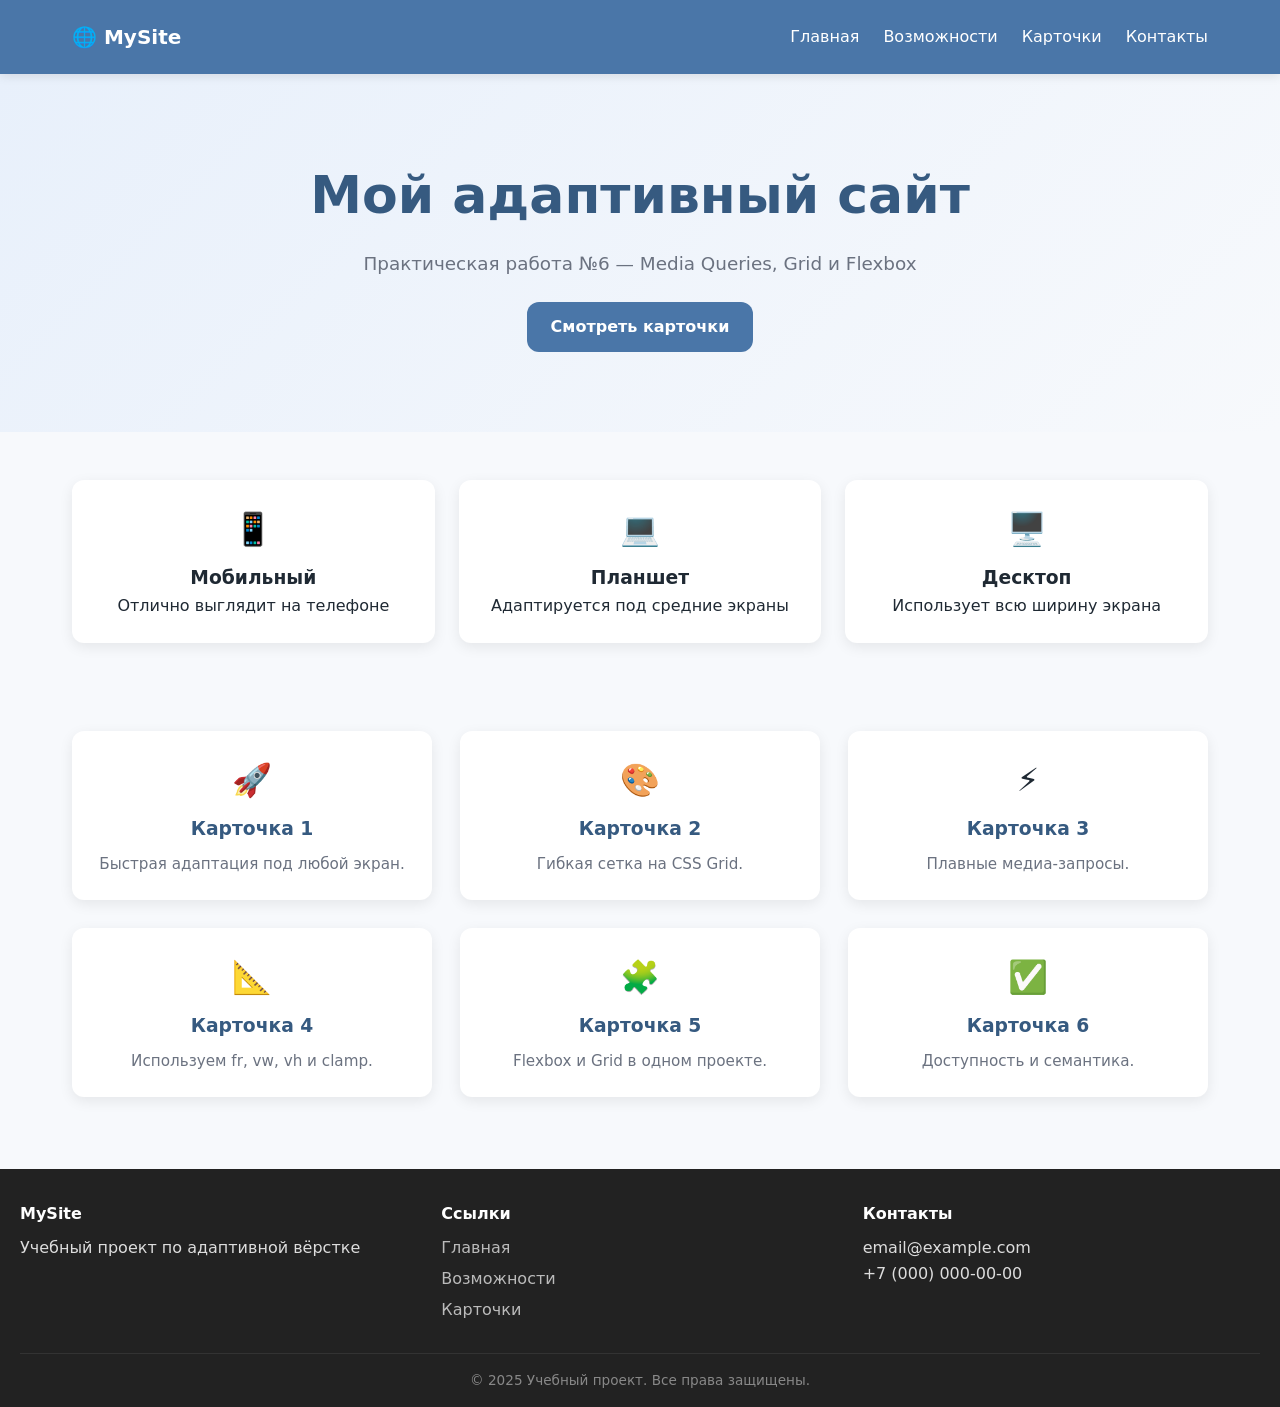
<file: index.html>
<!DOCTYPE html>
<html lang="ru">
<head>
<meta charset="UTF-8">
<meta name="viewport" content="width=device-width, initial-scale=1.0">
<title>Адаптивный сайт — ПР №6</title>
<link rel="stylesheet" href="style.css">
</head>
<body>

<header class="site-header">
  <div class="header-inner">
    <a href="#" class="logo">🌐 MySite</a>
    <button class="burger" aria-label="Меню"><span></span><span></span><span></span></button>
    <nav class="nav" id="nav">
      <a href="#home">Главная</a>
      <a href="#features">Возможности</a>
      <a href="#cards">Карточки</a>
      <a href="#contacts">Контакты</a>
    </nav>
  </div>
</header>

<section class="hero" id="home">
  <h1>Мой адаптивный сайт</h1>
  <p>Практическая работа №6 — Media Queries, Grid и Flexbox</p>
  <a href="#cards" class="btn">Смотреть карточки</a>
</section>

<section class="features" id="features">
  <div class="feature">
    <div class="feature-icon">📱</div>
    <h3>Мобильный</h3>
    <p>Отлично выглядит на телефоне</p>
  </div>
  <div class="feature">
    <div class="feature-icon">💻</div>
    <h3>Планшет</h3>
    <p>Адаптируется под средние экраны</p>
  </div>
  <div class="feature">
    <div class="feature-icon">🖥️</div>
    <h3>Десктоп</h3>
    <p>Использует всю ширину экрана</p>
  </div>
</section>

<main class="container" id="cards">
  <article class="card"><div class="card-icon">🚀</div><h3>Карточка 1</h3><p>Быстрая адаптация под любой экран.</p></article>
  <article class="card"><div class="card-icon">🎨</div><h3>Карточка 2</h3><p>Гибкая сетка на CSS Grid.</p></article>
  <article class="card"><div class="card-icon">⚡</div><h3>Карточка 3</h3><p>Плавные медиа-запросы.</p></article>
  <article class="card"><div class="card-icon">📐</div><h3>Карточка 4</h3><p>Используем fr, vw, vh и clamp.</p></article>
  <article class="card"><div class="card-icon">🧩</div><h3>Карточка 5</h3><p>Flexbox и Grid в одном проекте.</p></article>
  <article class="card"><div class="card-icon">✅</div><h3>Карточка 6</h3><p>Доступность и семантика.</p></article>
</main>

<footer class="site-footer" id="contacts">
  <div class="footer-col">
    <h4>MySite</h4>
    <p>Учебный проект по адаптивной вёрстке</p>
  </div>
  <div class="footer-col">
    <h4>Ссылки</h4>
    <a href="#home">Главная</a>
    <a href="#features">Возможности</a>
    <a href="#cards">Карточки</a>
  </div>
  <div class="footer-col">
    <h4>Контакты</h4>
    <p>email@example.com</p>
    <p>+7 (000) 000-00-00</p>
  </div>
  <p class="copyright">© 2025 Учебный проект. Все права защищены.</p>
</footer>

<script>
  const burger = document.querySelector('.burger');
  const nav = document.querySelector('#nav');
  burger.addEventListener('click', () => {
    nav.classList.toggle('open');
    burger.classList.toggle('active');
  });
</script>

</body>
</html>
</file>
<file: style.css>
/* ============================================
   БАЗОВЫЕ СТИЛИ (mobile-first)
   ============================================ */
*, *::before, *::after {
  box-sizing: border-box;
  margin: 0;
  padding: 0;
}

:root {
  --primary: #4a76a8;
  --primary-dark: #365a80;
  --text: #1f2933;
  --muted: #6b7280;
  --bg: #f7f9fc;
  --card: #ffffff;
  --radius: 12px;
  --shadow: 0 4px 14px rgba(0, 0, 0, 0.08);
}

html { scroll-behavior: smooth; }

body {
  font-family: system-ui, -apple-system, "Segoe UI", Arial, sans-serif;
  background: var(--bg);
  color: var(--text);
  line-height: 1.6;
  min-height: 100vh;
}

/* ============================================
   HEADER + бургер
   ============================================ */
.site-header {
  position: sticky;
  top: 0;
  z-index: 100;
  background: var(--primary);
  color: #fff;
  box-shadow: 0 2px 10px rgba(0, 0, 0, 0.1);
}

.header-inner {
  display: flex;
  align-items: center;
  justify-content: space-between;
  padding: 1rem 1.25rem;
  max-width: 1200px;
  margin: 0 auto;
  position: relative;
}

.logo {
  font-size: 1.25rem;
  font-weight: 700;
  color: #fff;
  text-decoration: none;
}

.nav {
  display: none;
  flex-direction: column;
  position: absolute;
  top: 100%;
  left: 0;
  right: 0;
  background: var(--primary-dark);
  padding: 1rem;
  gap: 0.75rem;
}
.nav.open { display: flex; }

.nav a {
  color: #fff;
  text-decoration: none;
  font-weight: 500;
  padding: 0.5rem 0;
  transition: opacity 0.25s;
}
.nav a:hover { opacity: 0.75; }

.burger {
  display: flex;
  flex-direction: column;
  justify-content: space-between;
  width: 28px;
  height: 22px;
  background: none;
  border: none;
  cursor: pointer;
  padding: 0;
}
.burger span {
  display: block;
  height: 3px;
  width: 100%;
  background: #fff;
  border-radius: 2px;
  transition: transform 0.25s, opacity 0.25s;
}
.burger.active span:nth-child(1) { transform: translateY(9px) rotate(45deg); }
.burger.active span:nth-child(2) { opacity: 0; }
.burger.active span:nth-child(3) { transform: translateY(-9px) rotate(-45deg); }

/* ============================================
   HERO
   ============================================ */
.hero {
  padding: 3rem 1.25rem;
  text-align: center;
  background: linear-gradient(135deg, #e8f0fb 0%, #f7f9fc 100%);
}
.hero h1 {
  font-size: clamp(1.6rem, 6vw, 3rem);
  margin-bottom: 0.75rem;
  color: var(--primary-dark);
}
.hero p {
  font-size: clamp(0.95rem, 2.5vw, 1.15rem);
  color: var(--muted);
  margin-bottom: 1.5rem;
}
.btn {
  display: inline-block;
  background: var(--primary);
  color: #fff;
  padding: 0.75rem 1.5rem;
  border-radius: var(--radius);
  text-decoration: none;
  font-weight: 600;
  transition: background 0.25s, transform 0.25s;
}
.btn:hover {
  background: var(--primary-dark);
  transform: translateY(-2px);
}

/* ============================================
   FEATURES — Flexbox
   ============================================ */
.features {
  display: flex;
  flex-direction: column;
  gap: 1rem;
  padding: 2rem 1.25rem;
  max-width: 1200px;
  margin: 0 auto;
}
.feature {
  background: var(--card);
  padding: 1.5rem;
  border-radius: var(--radius);
  box-shadow: var(--shadow);
  text-align: center;
  flex: 1;
}
.feature-icon { font-size: 2rem; margin-bottom: 0.5rem; }

/* ============================================
   GRID с карточками
   ============================================ */
.container {
  display: grid;
  grid-template-columns: 1fr;
  gap: 1rem;
  padding: 2rem 1.25rem;
  max-width: 1200px;
  margin: 0 auto;
}
.card {
  background: var(--card);
  padding: 1.5rem;
  border-radius: var(--radius);
  box-shadow: var(--shadow);
  text-align: center;
  transition: transform 0.25s, box-shadow 0.25s;
}
.card:hover {
  transform: translateY(-4px);
  box-shadow: 0 8px 22px rgba(0, 0, 0, 0.12);
}
.card-icon { font-size: 2rem; margin-bottom: 0.5rem; }
.card h3 { margin-bottom: 0.5rem; color: var(--primary-dark); }
.card p { color: var(--muted); font-size: 0.95rem; }

/* ============================================
   FOOTER — Flexbox
   ============================================ */
.site-footer {
  display: flex;
  flex-direction: column;
  gap: 1.5rem;
  background: #222;
  color: #ddd;
  padding: 2rem 1.25rem 1rem;
  margin-top: 2rem;
}
.footer-col h4 { color: #fff; margin-bottom: 0.5rem; }
.footer-col a {
  display: block;
  color: #bbb;
  text-decoration: none;
  margin-bottom: 0.35rem;
  transition: color 0.25s;
}
.footer-col a:hover { color: #fff; }
.copyright {
  border-top: 1px solid #333;
  padding-top: 1rem;
  text-align: center;
  color: #888;
  font-size: 0.85rem;
  width: 100%;
}

/* ============================================
   АДАПТАЦИЯ
   ============================================ */

/* Большие телефоны: 576px+ */
@media (min-width: 576px) {
  .container { grid-template-columns: repeat(2, 1fr); }
  .features { flex-direction: row; }
  .site-footer {
    flex-direction: row;
    flex-wrap: wrap;
    justify-content: space-between;
  }
  .footer-col { flex: 1 1 200px; }
}

/* Планшеты: 768px+ */
@media (min-width: 768px) {
  .header-inner { padding: 1rem 2rem; }
  .burger { display: none; }
  .nav {
    display: flex;
    flex-direction: row;
    position: static;
    background: none;
    padding: 0;
    gap: 1.5rem;
  }
  .hero { padding: 5rem 2rem; }
  .container {
    grid-template-columns: repeat(2, 1fr);
    padding: 2.5rem 2rem;
    gap: 1.5rem;
  }
  .features { padding: 3rem 2rem; gap: 1.5rem; }
}

/* ПК: 992px+ */
@media (min-width: 992px) {
  .container { grid-template-columns: repeat(3, 1fr); gap: 1.75rem; }
}

/* Большие экраны: 1200px+ */
@media (min-width: 1200px) {
  .hero h1 { font-size: 3.25rem; }
}

/* Уважение к настройкам пользователя */
@media (prefers-reduced-motion: reduce) {
  * {
    transition: none !important;
    animation: none !important;
    scroll-behavior: auto !important;
  }
}
</file>
